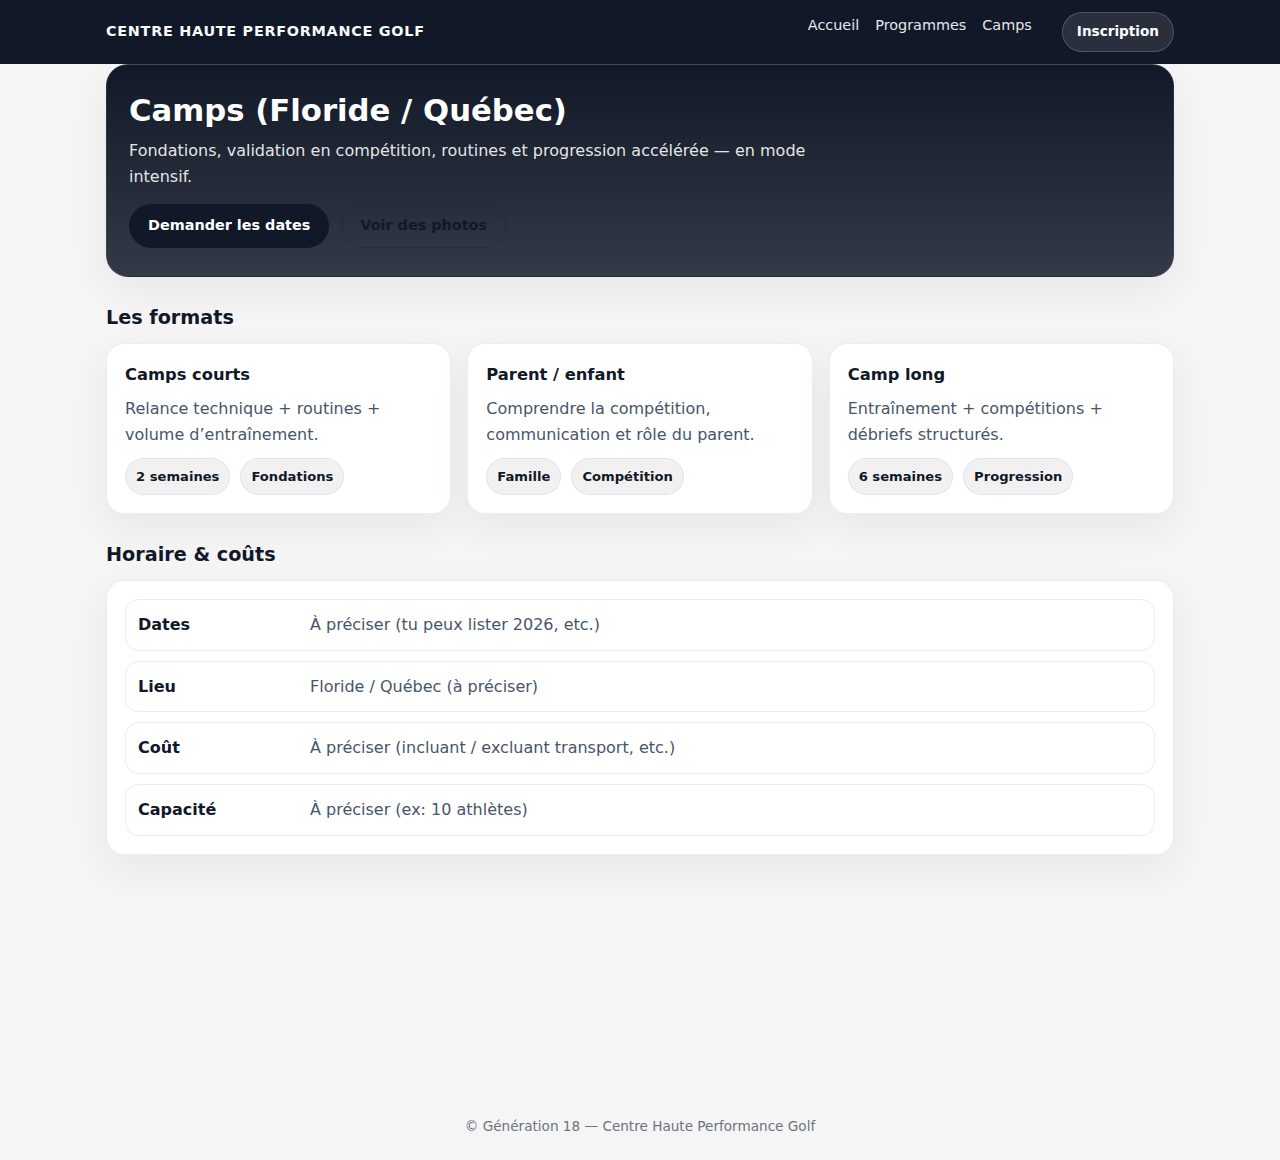
<file: Camps.html>
<!DOCTYPE html>
<html lang="fr">
<head>
  <meta charset="UTF-8" />
  <meta name="viewport" content="width=device-width, initial-scale=1" />
  <title>Camps | Génération 18</title>
  <link rel="stylesheet" href="assets/styles.css" />
</head>
<body>

<header>
  <div class="container nav-bar">
    <div class="brand">Centre Haute Performance Golf</div>
    <nav>
      <ul>
        <li><a href="index.html#accueil">Accueil</a></li>
        <li><a href="programmes.html">Programmes</a></li>
        <li><a href="camps.html">Camps</a></li>
        <li><a href="index.html#contact" class="nav-cta">Inscription</a></li>
      </ul>
    </nav>
  </div>
</header>

<main class="container">
  <section class="page-hero reveal">
    <h1>Camps (Floride / Québec)</h1>
    <p>Fondations, validation en compétition, routines et progression accélérée — en mode intensif.</p>
    <div class="actions">
      <a class="btn primary" href="index.html#contact">Demander les dates</a>
      <a class="btn outline" href="index.html#galerie">Voir des photos</a>
    </div>
  </section>

  <section class="section reveal">
    <h2>Les formats</h2>
    <div class="grid grid-3">
      <div class="card">
        <h3>Camps courts</h3>
        <p>Relance technique + routines + volume d’entraînement.</p>
        <div class="kpis"><span class="kpi">2 semaines</span><span class="kpi">Fondations</span></div>
      </div>
      <div class="card">
        <h3>Parent / enfant</h3>
        <p>Comprendre la compétition, communication et rôle du parent.</p>
        <div class="kpis"><span class="kpi">Famille</span><span class="kpi">Compétition</span></div>
      </div>
      <div class="card">
        <h3>Camp long</h3>
        <p>Entraînement + compétitions + débriefs structurés.</p>
        <div class="kpis"><span class="kpi">6 semaines</span><span class="kpi">Progression</span></div>
      </div>
    </div>
  </section>

  <section class="section reveal">
    <h2>Horaire & coûts</h2>
    <div class="card info">
      <div class="info-row"><div class="info-label">Dates</div><div class="info-value">À préciser (tu peux lister 2026, etc.)</div></div>
      <div class="info-row"><div class="info-label">Lieu</div><div class="info-value">Floride / Québec (à préciser)</div></div>
      <div class="info-row"><div class="info-label">Coût</div><div class="info-value">À préciser (incluant / excluant transport, etc.)</div></div>
      <div class="info-row"><div class="info-label">Capacité</div><div class="info-value">À préciser (ex: 10 athlètes)</div></div>
    </div>
  </section>

  <section class="section reveal">
    <h2>Inscription</h2>
    <div class="card">
      <ol style="padding-left:18px">
        <li>Contact.</li>
        <li>On confirme dates, groupe, logistique.</li>
        <li>Dépôt + confirmation officielle.</li>
      </ol>
      <div class="actions">
        <a class="btn primary" href="index.html#contact">S’inscrire</a>
      </div>
    </div>
  </section>
</main>

<footer>© Génération 18 — Centre Haute Performance Golf</footer>
<script src="assets/site.js"></script>
</body>
</html>
</file>
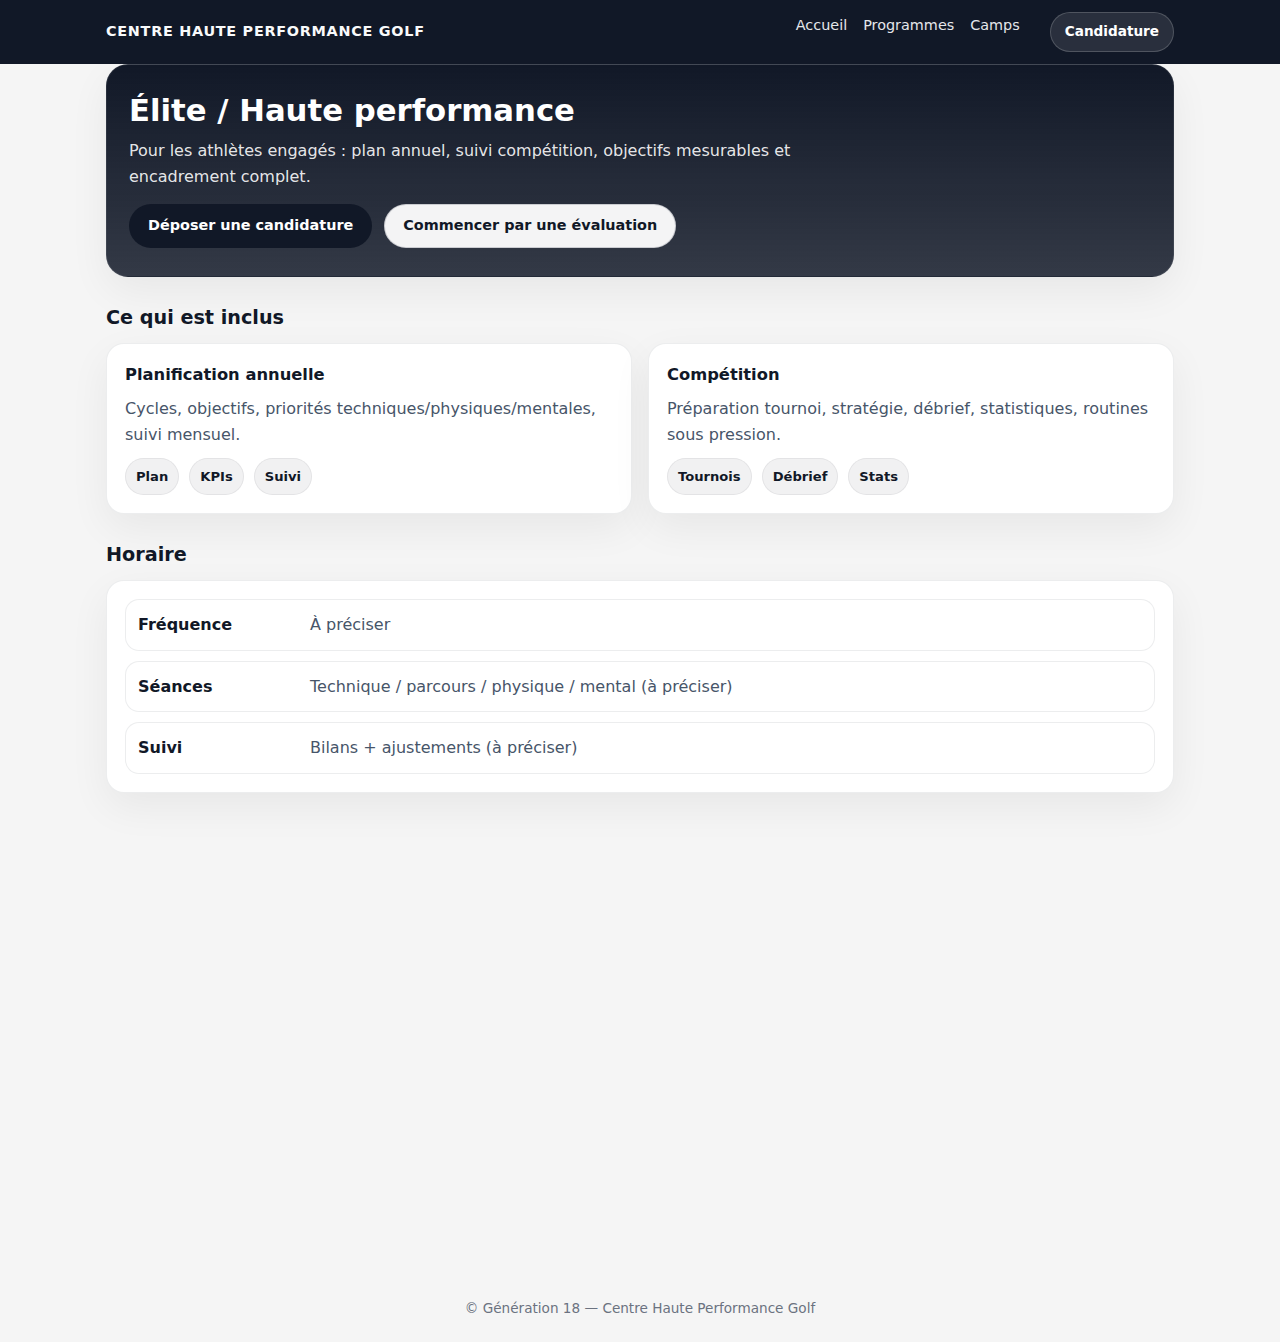
<file: elite-haute-performance.html>
<!DOCTYPE html>
<html lang="fr">
<head>
  <meta charset="UTF-8" />
  <meta name="viewport" content="width=device-width, initial-scale=1" />
  <title>Élite / Haute performance | Génération 18</title>
  <link rel="stylesheet" href="assets/styles.css" />
</head>
<body>

<header>
  <div class="container nav-bar">
    <div class="brand">Centre Haute Performance Golf</div>
    <nav>
      <ul>
        <li><a href="index.html#accueil">Accueil</a></li>
        <li><a href="programmes.html">Programmes</a></li>
        <li><a href="camps.html">Camps</a></li>
        <li><a href="index.html#contact" class="nav-cta">Candidature</a></li>
      </ul>
    </nav>
  </div>
</header>

<main class="container">
  <section class="page-hero reveal">
    <h1>Élite / Haute performance</h1>
    <p>Pour les athlètes engagés : plan annuel, suivi compétition, objectifs mesurables et encadrement complet.</p>
    <div class="actions">
      <a class="btn primary" href="index.html#contact">Déposer une candidature</a>
      <a class="btn secondary" href="evaluation-complete.html">Commencer par une évaluation</a>
    </div>
  </section>

  <section class="section reveal">
    <h2>Ce qui est inclus</h2>
    <div class="grid grid-2">
      <div class="card">
        <h3>Planification annuelle</h3>
        <p>Cycles, objectifs, priorités techniques/physiques/mentales, suivi mensuel.</p>
        <div class="kpis"><span class="kpi">Plan</span><span class="kpi">KPIs</span><span class="kpi">Suivi</span></div>
      </div>
      <div class="card">
        <h3>Compétition</h3>
        <p>Préparation tournoi, stratégie, débrief, statistiques, routines sous pression.</p>
        <div class="kpis"><span class="kpi">Tournois</span><span class="kpi">Débrief</span><span class="kpi">Stats</span></div>
      </div>
    </div>
  </section>

  <section class="section reveal">
    <h2>Horaire</h2>
    <div class="card info">
      <div class="info-row"><div class="info-label">Fréquence</div><div class="info-value">À préciser</div></div>
      <div class="info-row"><div class="info-label">Séances</div><div class="info-value">Technique / parcours / physique / mental (à préciser)</div></div>
      <div class="info-row"><div class="info-label">Suivi</div><div class="info-value">Bilans + ajustements (à préciser)</div></div>
    </div>
  </section>

  <section class="section reveal">
    <h2>Coûts</h2>
    <div class="card info">
      <div class="info-row"><div class="info-label">Forfait</div><div class="info-value">À préciser</div></div>
      <div class="info-row"><div class="info-label">Ce que ça couvre</div><div class="info-value">Coaching + suivi + encadrement (à préciser)</div></div>
    </div>
  </section>

  <section class="section reveal">
    <h2>Inscription</h2>
    <div class="card">
      <ol style="padding-left:18px">
        <li>Contact + mini profil (âge, niveau, objectifs, calendrier).</li>
        <li>Évaluation (fortement recommandée).</li>
        <li>Validation du groupe et du plan annuel.</li>
        <li>Confirmation + paiement.</li>
      </ol>
      <div class="actions">
        <a class="btn primary" href="index.html#contact">Candidature</a>
        <a class="btn outline" href="programmes.html">Retour programmes</a>
      </div>
    </div>
  </section>
</main>

<footer>© Génération 18 — Centre Haute Performance Golf</footer>
<script src="assets/site.js"></script>
</body>
</html>
</file>
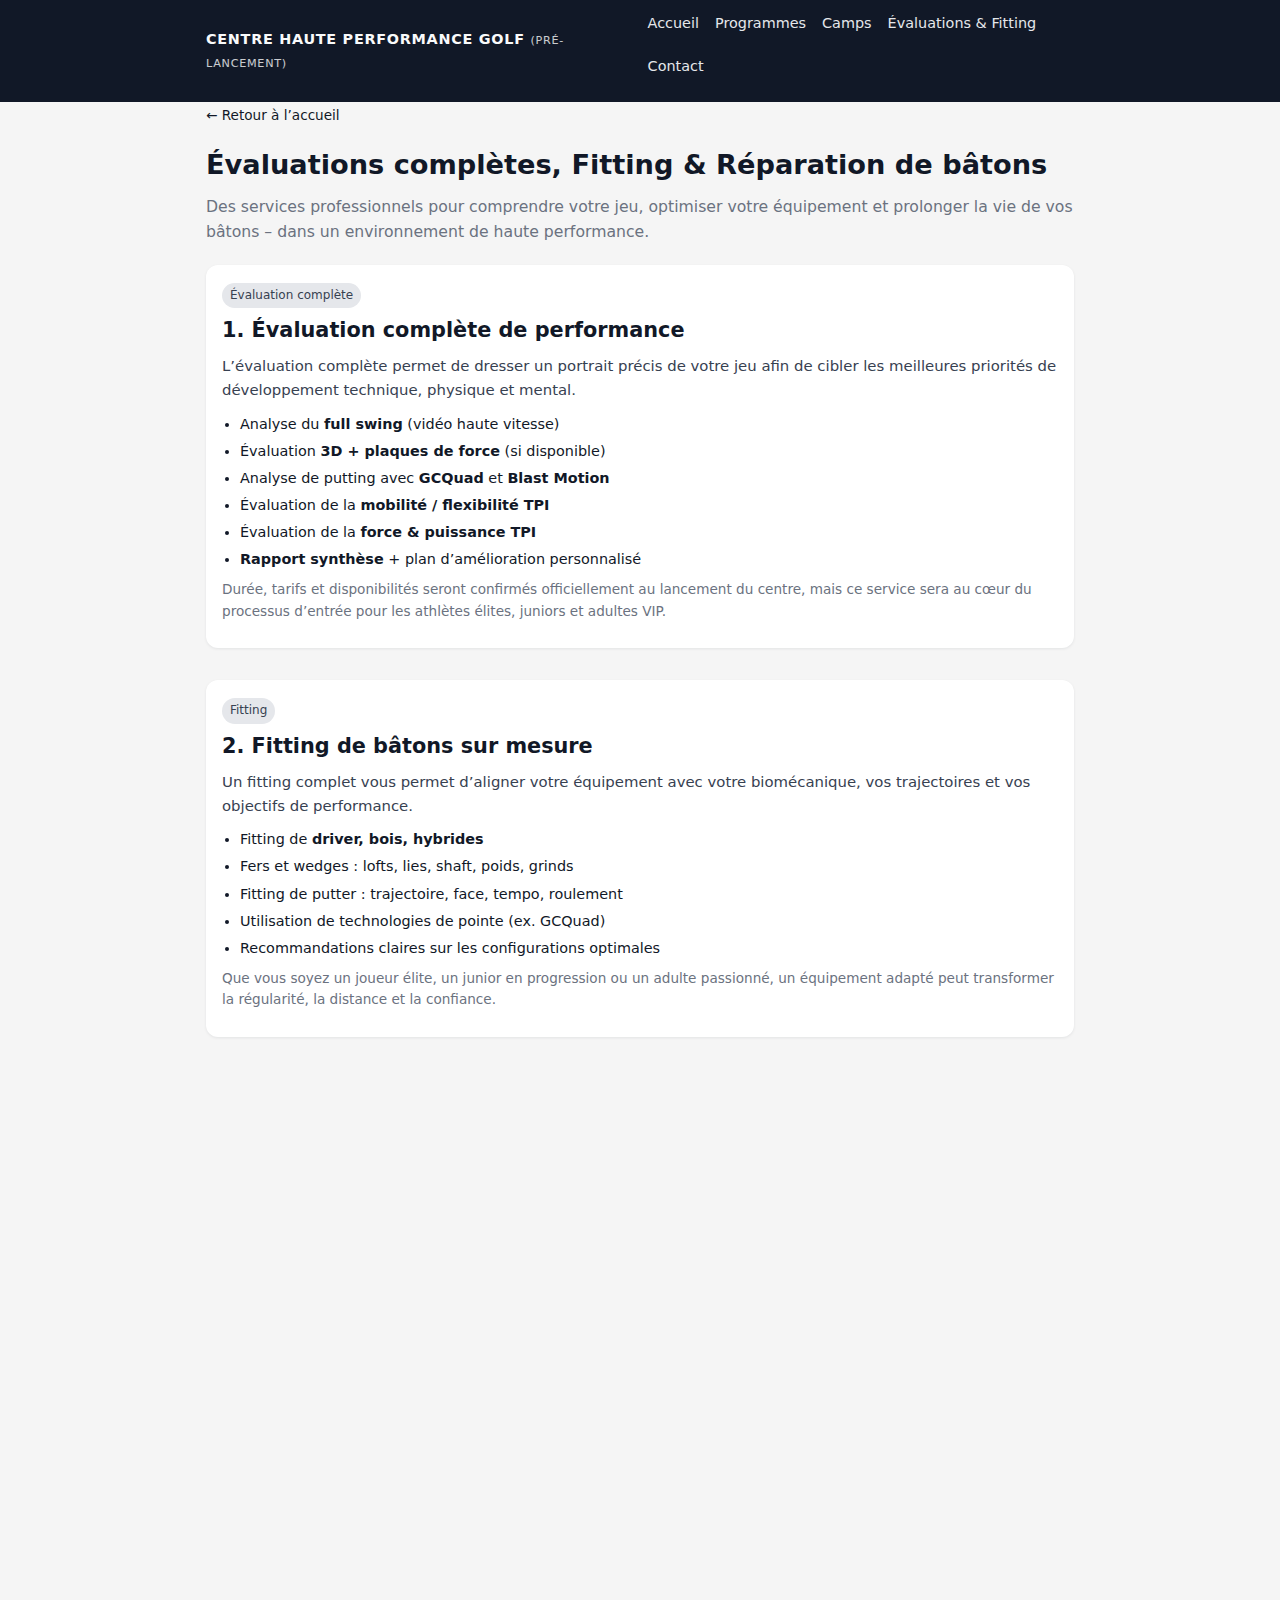
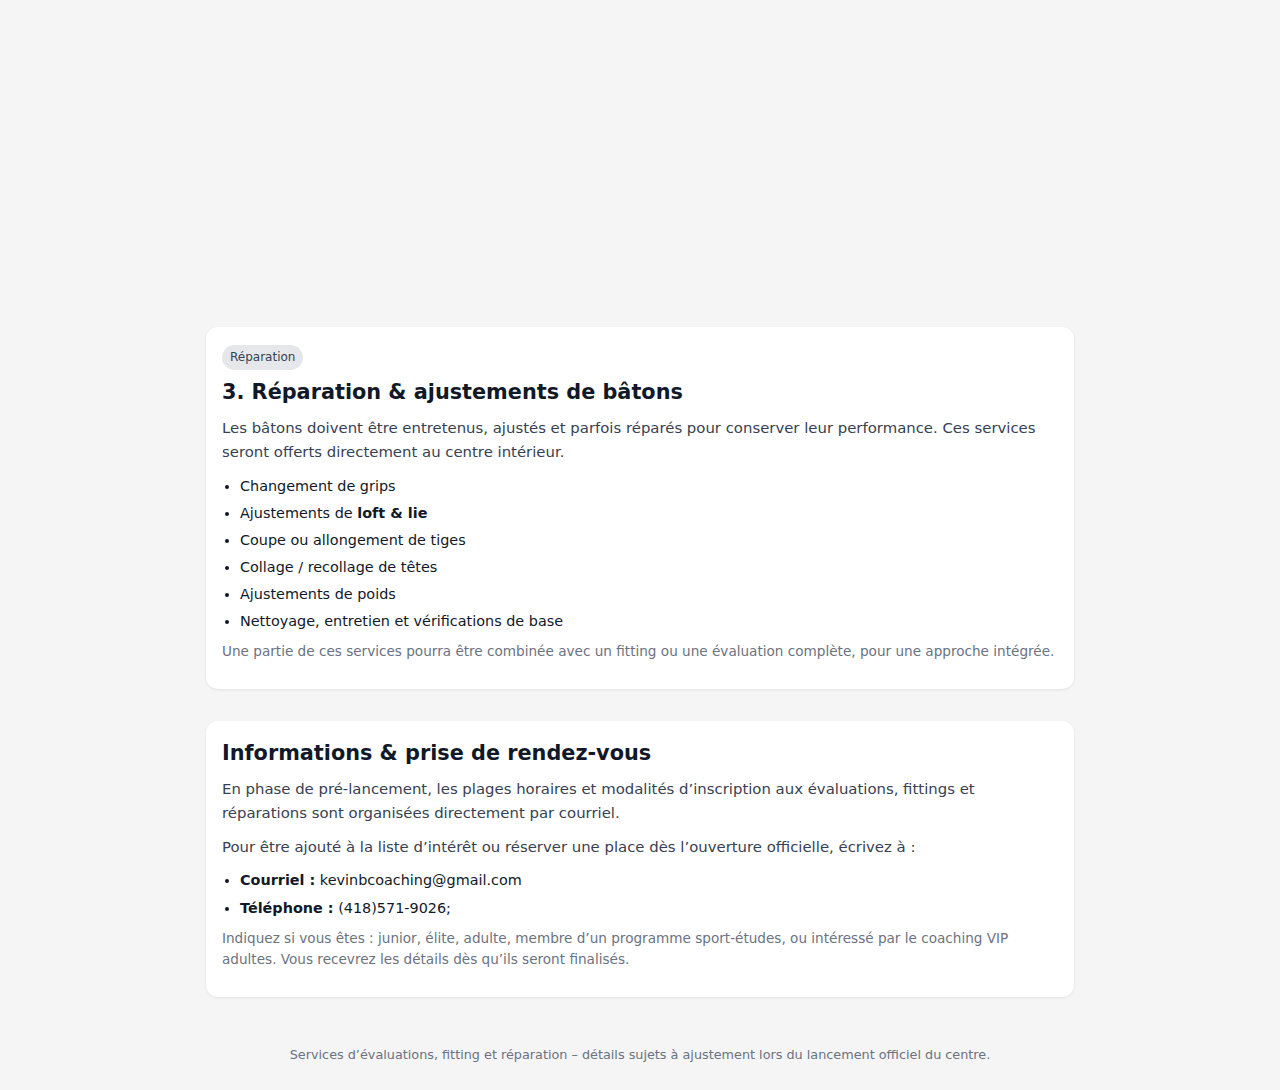
<file: evaluations-fitting.html>
<!DOCTYPE html>
<html lang="fr">
<head>
  <meta charset="UTF-8">
  <title>Évaluations complètes, Fitting & Réparation – Centre Haute Performance Golf</title>
  <meta name="viewport" content="width=device-width, initial-scale=1">
  <style>
    * {
      box-sizing: border-box;
      margin: 0;
      padding: 0;
    }

    body {
      font-family: system-ui, -apple-system, BlinkMacSystemFont, "Segoe UI", sans-serif;
      line-height: 1.6;
      background: #f5f5f5;
      color: #111827;
    }

    header {
      background: #111827;
      color: #f9fafb;
      padding: 12px 24px;
      position: sticky;
      top: 0;
      z-index: 10;
    }

    .container {
      max-width: 900px;
      margin: 0 auto;
      padding: 0 16px;
    }

    .nav-bar {
      display: flex;
      align-items: center;
      justify-content: space-between;
      gap: 16px;
    }

    .brand {
      font-weight: 700;
      letter-spacing: 0.05em;
      text-transform: uppercase;
      font-size: 0.9rem;
    }

    nav ul {
      list-style: none;
      display: flex;
      gap: 16px;
      flex-wrap: wrap;
    }

    nav a {
      color: #e5e7eb;
      text-decoration: none;
      font-size: 0.9rem;
    }

    nav a:hover {
      text-decoration: underline;
    }

    main {
      padding: 32px 0 48px;
    }

    h1 {
      font-size: 1.7rem;
      margin-bottom: 8px;
    }

    .page-subtitle {
      font-size: 0.98rem;
      color: #6b7280;
      margin-bottom: 20px;
    }

    section {
      margin-bottom: 32px;
    }

    section h2 {
      font-size: 1.3rem;
      margin-bottom: 8px;
    }

    section p {
      font-size: 0.93rem;
      color: #374151;
      margin-bottom: 10px;
    }

    ul {
      padding-left: 18px;
      margin-bottom: 8px;
    }

    li {
      font-size: 0.9rem;
      margin-bottom: 4px;
    }

    .card {
      background: white;
      border-radius: 12px;
      padding: 16px;
      box-shadow: 0 1px 3px rgba(15, 23, 42, 0.08);
    }

    .label {
      display: inline-block;
      font-size: 0.75rem;
      padding: 3px 8px;
      border-radius: 999px;
      background: #e5e7eb;
      color: #374151;
      margin-bottom: 6px;
    }

    .info-note {
      font-size: 0.85rem;
      color: #6b7280;
      margin-top: 4px;
    }

    .back-link {
      display: inline-block;
      margin-bottom: 16px;
      font-size: 0.85rem;
      text-decoration: none;
      color: #111827;
    }

    .back-link:hover {
      text-decoration: underline;
    }

    footer {
      padding: 16px 0 24px;
      font-size: 0.8rem;
      color: #6b7280;
      text-align: center;
    }

    @media (max-width: 768px) {
      header {
        position: static;
      }

      .nav-bar {
        flex-direction: column;
        align-items: flex-start;
      }
    }
  </style>
</head>
<body>
<header>
  <div class="container nav-bar">
    <div class="brand">
      Centre Haute Performance Golf
      <span style="font-weight:400; font-size:0.7rem; opacity:0.8;">(pré-lancement)</span>
    </div>
    <nav>
      <ul>
        <li><a href="index.html">Accueil</a></li>
        <li><a href="index.html#programmes">Programmes</a></li>
        <li><a href="index.html#camps">Camps</a></li>
        <li><a href="evaluations-fitting.html">Évaluations &amp; Fitting</a></li>
        <li><a href="index.html#contact">Contact</a></li>
      </ul>
    </nav>
  </div>
</header>

<main class="container">
  <a href="index.html" class="back-link">← Retour à l’accueil</a>

  <h1>Évaluations complètes, Fitting &amp; Réparation de bâtons</h1>
  <p class="page-subtitle">
    Des services professionnels pour comprendre votre jeu, optimiser votre équipement et prolonger
    la vie de vos bâtons – dans un environnement de haute performance.
  </p>

  <section>
    <div class="card">
      <span class="label">Évaluation complète</span>
      <h2>1. Évaluation complète de performance</h2>
      <p>
        L’évaluation complète permet de dresser un portrait précis de votre jeu afin de cibler les meilleures
        priorités de développement technique, physique et mental.
      </p>
      <ul>
        <li>Analyse du <strong>full swing</strong> (vidéo haute vitesse)</li>
        <li>Évaluation <strong>3D + plaques de force</strong> (si disponible)</li>
        <li>Analyse de putting avec <strong>GCQuad</strong> et <strong>Blast Motion</strong></li>
        <li>Évaluation de la <strong>mobilité / flexibilité TPI</strong></li>
        <li>Évaluation de la <strong>force &amp; puissance TPI</strong></li>
        <li><strong>Rapport synthèse</strong> + plan d’amélioration personnalisé</li>
      </ul>
      <p class="info-note">
        Durée, tarifs et disponibilités seront confirmés officiellement au lancement du centre, mais ce
        service sera au cœur du processus d’entrée pour les athlètes élites, juniors et adultes VIP.
      </p>
    </div>
  </section>

  <section>
    <div class="card">
      <span class="label">Fitting</span>
      <h2>2. Fitting de bâtons sur mesure</h2>
      <p>
        Un fitting complet vous permet d’aligner votre équipement avec votre biomécanique, vos trajectoires
        et vos objectifs de performance.
      </p>
      <ul>
        <li>Fitting de <strong>driver, bois, hybrides</strong></li>
        <li>Fers et wedges : lofts, lies, shaft, poids, grinds</li>
        <li>Fitting de putter : trajectoire, face, tempo, roulement</li>
        <li>Utilisation de technologies de pointe (ex. GCQuad)</li>
        <li>Recommandations claires sur les configurations optimales</li>
      </ul>
      <p class="info-note">
        Que vous soyez un joueur élite, un junior en progression ou un adulte passionné, un équipement
        adapté peut transformer la régularité, la distance et la confiance.
      </p>
    </div>
    <iframe
  src="https://ajrq.zohobookings.com/portal-embed/4739356000000143016"
  width="100%"
  height="850"
  frameborder="0"
  scrolling="no"
  style="border:0; border-radius:12px;">
</iframe>
  </section>

  <section>
    <div class="card">
      <span class="label">Réparation</span>
      <h2>3. Réparation &amp; ajustements de bâtons</h2>
      <p>
        Les bâtons doivent être entretenus, ajustés et parfois réparés pour conserver leur performance.
        Ces services seront offerts directement au centre intérieur.
      </p>
      <ul>
        <li>Changement de grips</li>
        <li>Ajustements de <strong>loft &amp; lie</strong></li>
        <li>Coupe ou allongement de tiges</li>
        <li>Collage / recollage de têtes</li>
        <li>Ajustements de poids</li>
        <li>Nettoyage, entretien et vérifications de base</li>
      </ul>
      <p class="info-note">
        Une partie de ces services pourra être combinée avec un fitting ou une évaluation complète,
        pour une approche intégrée.
      </p>
    </div>
  </section>

  <section>
    <div class="card">
      <h2>Informations & prise de rendez-vous</h2>
      <p>
        En phase de pré-lancement, les plages horaires et modalités d’inscription aux évaluations,
        fittings et réparations sont organisées directement par courriel.
      </p>
      <p>
        Pour être ajouté à la liste d’intérêt ou réserver une place dès l’ouverture officielle, écrivez à :
      </p>
      <ul>
        <li><strong>Courriel :</strong> kevinbcoaching@gmail.com</li>
        <li><strong>Téléphone :</strong> (418)571-9026;</li>
      </ul>
      <p class="info-note">
        Indiquez si vous êtes : junior, élite, adulte, membre d’un programme sport-études, ou intéressé
        par le coaching VIP adultes. Vous recevrez les détails dès qu’ils seront finalisés.
      </p>
    </div>
  </section>
</main>

<footer>
  Services d’évaluations, fitting et réparation – détails sujets à ajustement lors du lancement officiel du centre.
</footer>
</body>
</html>
</file>
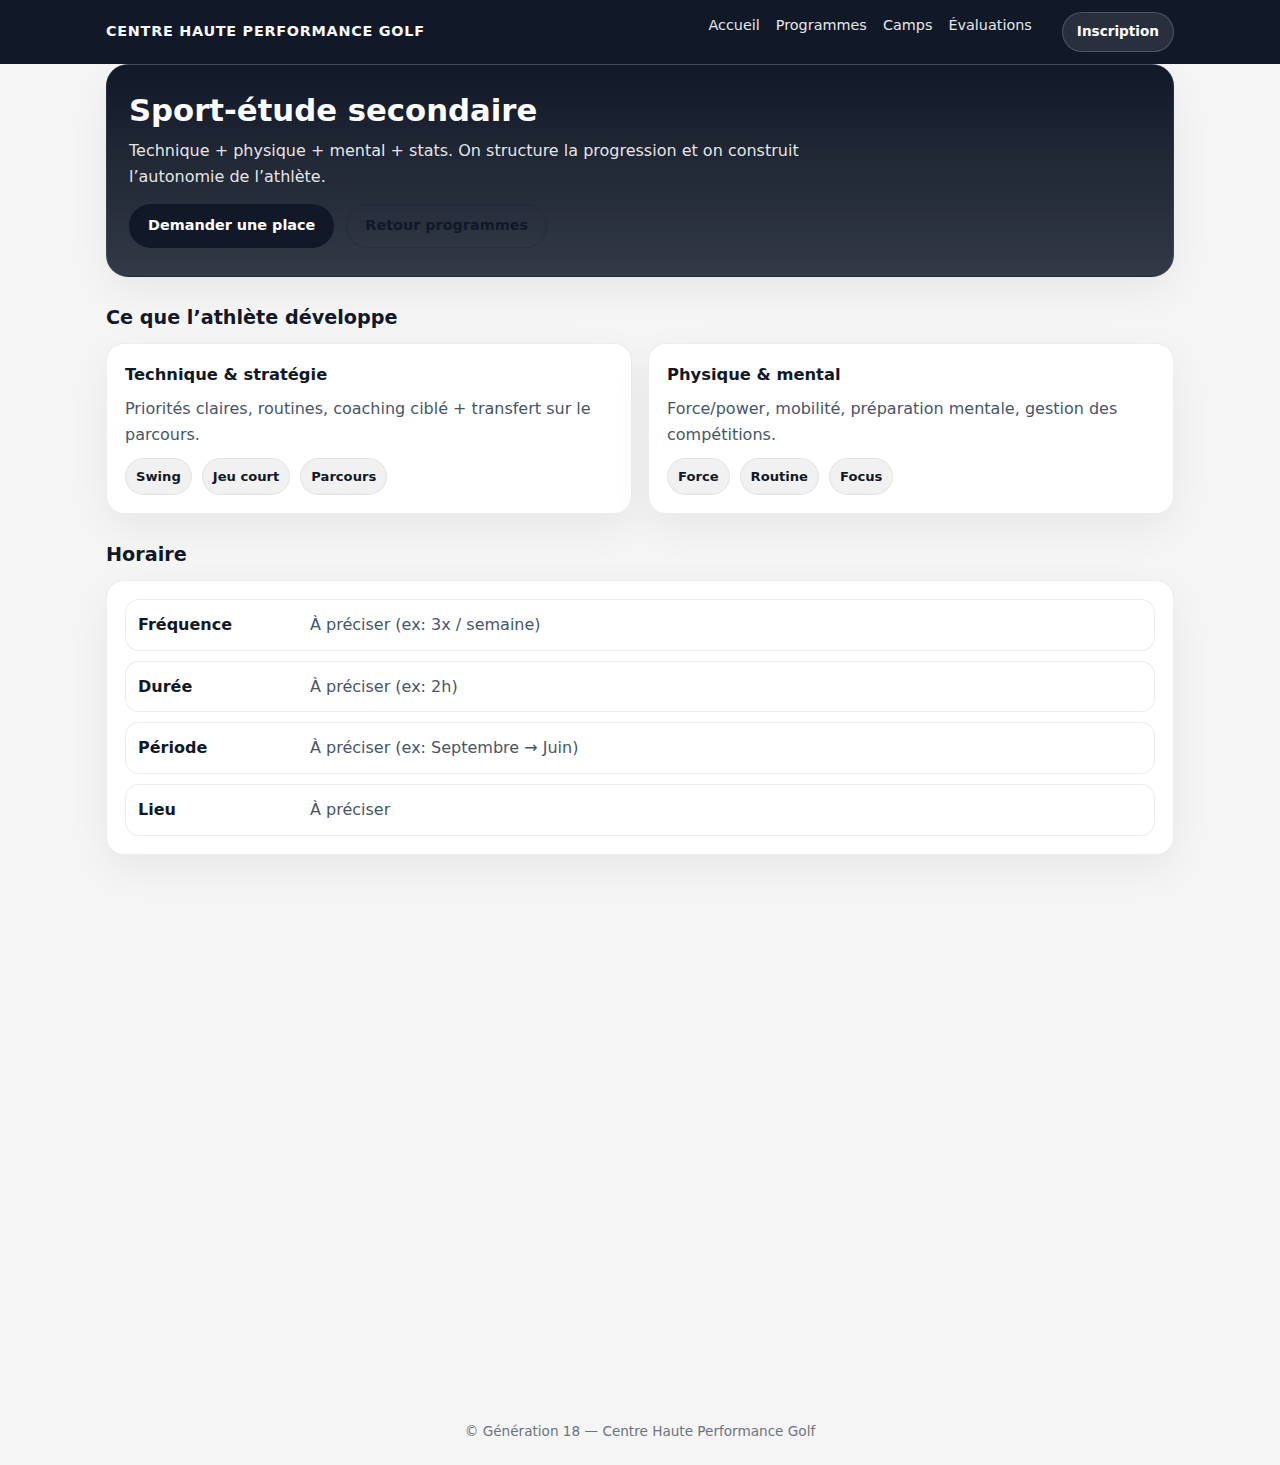
<file: programme-secondaire.html>
<!DOCTYPE html>
<html lang="fr">
<head>
  <meta charset="UTF-8" />
  <meta name="viewport" content="width=device-width, initial-scale=1" />
  <title>Sport-étude secondaire | Génération 18</title>
  <link rel="stylesheet" href="assets/styles.css" />
</head>
<body>

<header>
  <div class="container nav-bar">
    <div class="brand">Centre Haute Performance Golf</div>
    <nav>
      <ul>
        <li><a href="index.html#accueil">Accueil</a></li>
        <li><a href="programmes.html">Programmes</a></li>
        <li><a href="camps.html">Camps</a></li>
        <li><a href="evaluation-complete.html">Évaluations</a></li>
        <li><a href="index.html#contact" class="nav-cta">Inscription</a></li>
      </ul>
    </nav>
  </div>
</header>

<main class="container">
  <section class="page-hero reveal">
    <h1>Sport-étude secondaire</h1>
    <p>Technique + physique + mental + stats. On structure la progression et on construit l’autonomie de l’athlète.</p>
    <div class="actions">
      <a class="btn primary" href="index.html#contact">Demander une place</a>
      <a class="btn outline" href="programmes.html">Retour programmes</a>
    </div>
  </section>

  <section class="section reveal">
    <h2>Ce que l’athlète développe</h2>
    <div class="grid grid-2">
      <div class="card">
        <h3>Technique & stratégie</h3>
        <p>Priorités claires, routines, coaching ciblé + transfert sur le parcours.</p>
        <div class="kpis"><span class="kpi">Swing</span><span class="kpi">Jeu court</span><span class="kpi">Parcours</span></div>
      </div>
      <div class="card">
        <h3>Physique & mental</h3>
        <p>Force/power, mobilité, préparation mentale, gestion des compétitions.</p>
        <div class="kpis"><span class="kpi">Force</span><span class="kpi">Routine</span><span class="kpi">Focus</span></div>
      </div>
    </div>
  </section>

  <section class="section reveal">
    <h2>Horaire</h2>
    <div class="card info">
      <div class="info-row"><div class="info-label">Fréquence</div><div class="info-value">À préciser (ex: 3x / semaine)</div></div>
      <div class="info-row"><div class="info-label">Durée</div><div class="info-value">À préciser (ex: 2h)</div></div>
      <div class="info-row"><div class="info-label">Période</div><div class="info-value">À préciser (ex: Septembre → Juin)</div></div>
      <div class="info-row"><div class="info-label">Lieu</div><div class="info-value">À préciser</div></div>
    </div>
  </section>

  <section class="section reveal">
    <h2>Coûts</h2>
    <div class="card info">
      <div class="info-row"><div class="info-label">Frais mensuels</div><div class="info-value">À préciser</div></div>
      <div class="info-row"><div class="info-label">Inclus</div><div class="info-value">Séances + suivi + outils (à préciser)</div></div>
      <div class="info-row"><div class="info-label">Option évaluation</div><div class="info-value"><a href="evaluation-complete.html">Évaluation complète</a> (recommandée)</div></div>
    </div>
  </section>

  <section class="section reveal">
    <h2>Inscription</h2>
    <div class="card">
      <ol style="padding-left:18px">
        <li>Contact (message / courriel / téléphone).</li>
        <li>On valide niveau, objectifs, disponibilité, groupe.</li>
        <li>Évaluation (optionnelle mais recommandée).</li>
        <li>Confirmation + paiement.</li>
      </ol>
      <div class="actions">
        <a class="btn primary" href="index.html#contact">Commencer</a>
        <a class="btn secondary" href="evaluation-complete.html">Réserver une évaluation</a>
      </div>
    </div>
  </section>
</main>

<footer>© Génération 18 — Centre Haute Performance Golf</footer>
<script src="assets/site.js"></script>
</body>
</html>
</file>
<file: assets/styles.css>
/* ===== BASE / RESET ===== */
*{box-sizing:border-box;margin:0;padding:0}
:root{
  --bg:#f5f5f5;
  --text:#111827;
  --muted:#475569;
  --card:#ffffff;
  --line:rgba(15,23,42,0.10);
  --shadow:0 14px 40px rgba(0,0,0,.06);
  --shadow2:0 18px 50px rgba(0,0,0,0.08);
  --radius:18px;
  --primary:#111827;
}
body{
  font-family: system-ui, -apple-system, Segoe UI, Roboto, Helvetica, Arial, sans-serif;
  background:var(--bg);
  color:var(--text);
  line-height:1.6;
  overflow-x:hidden;
}
a{color:inherit}
.container{max-width:1100px;margin:0 auto;padding:0 16px}
main{padding:32px 0 56px}

/* ===== HEADER / NAV ===== */
header{
  background:var(--primary);
  color:#f9fafb;
  padding:12px 24px;
  position:sticky; top:0; z-index:10;
}
.nav-bar{display:flex;justify-content:space-between;align-items:center;flex-wrap:wrap;gap:12px}
.brand{font-weight:800;font-size:.9rem;letter-spacing:.05em;text-transform:uppercase}
nav ul{list-style:none;display:flex;gap:16px;flex-wrap:wrap}
nav a{color:#e5e7eb;text-decoration:none;font-size:.9rem}
nav a:hover{text-decoration:underline}
.nav-cta{
  margin-left:14px;
  display:inline-flex;align-items:center;justify-content:center;
  height:40px;padding:0 14px;border-radius:999px;
  background:rgba(255,255,255,0.10);
  border:1px solid rgba(255,255,255,0.18);
  color:#fff;text-decoration:none;font-weight:800;font-size:.85rem;
}
.nav-cta:hover{background:rgba(255,255,255,0.16)}
@media (max-width:768px){.nav-cta{margin:10px 0 0}}

/* ===== PAGE HERO (petit hero de page) ===== */
.page-hero{
  background:linear-gradient(180deg, rgba(17,24,39,1), rgba(17,24,39,0.85));
  color:#fff;
  border-radius:22px;
  padding:28px 22px;
  box-shadow:var(--shadow);
  border:1px solid rgba(255,255,255,0.08);
}
.page-hero h1{
  font-size:clamp(1.6rem, 2.4vw, 2.2rem);
  line-height:1.15;
  margin-bottom:10px;
}
.page-hero p{color:rgba(255,255,255,0.90);max-width:72ch}

/* ===== SECTIONS ===== */
.section{margin-top:26px}
.section h2{font-size:1.2rem;margin-bottom:10px}
.subtext{color:var(--muted)}

/* ===== GRID / CARDS ===== */
.grid{display:grid;gap:16px}
.grid-2{grid-template-columns:repeat(2, minmax(0,1fr))}
.grid-3{grid-template-columns:repeat(3, minmax(0,1fr))}
@media(max-width:900px){.grid-3{grid-template-columns:1fr}}
@media(max-width:850px){.grid-2{grid-template-columns:1fr}}

.card{
  background:var(--card);
  border:1px solid rgba(15,23,42,0.08);
  border-radius:var(--radius);
  padding:18px;
  box-shadow:var(--shadow);
}
.card h3{font-size:1.02rem;margin-bottom:8px}
.card p{color:var(--muted)}
.kpis{display:flex;gap:10px;flex-wrap:wrap;margin-top:10px}
.kpi{
  display:inline-flex;align-items:center;justify-content:center;
  padding:7px 10px;border-radius:999px;
  background:rgba(15,23,42,0.06);
  border:1px solid rgba(15,23,42,0.06);
  font-size:.82rem;font-weight:800;
}

/* ===== CTA BUTTONS ===== */
.actions{display:flex;gap:12px;flex-wrap:wrap;margin-top:14px}
.btn{
  display:inline-flex;align-items:center;justify-content:center;
  height:44px;padding:0 18px;border-radius:999px;
  text-decoration:none;font-weight:800;font-size:.9rem;
  border:1px solid transparent;
}
.btn.primary{background:var(--primary);color:#fff}
.btn.secondary{
  background:rgba(255,255,255,0.95);
  color:var(--primary);
  border-color:rgba(15,23,42,0.18);
}
.btn.outline{
  background:transparent;color:var(--primary);
  border-color:rgba(15,23,42,0.22);
}
.btn.outline:hover{background:rgba(15,23,42,0.05)}

/* ===== INFO TABLE (horaire/coûts) ===== */
.info{
  display:grid;
  grid-template-columns: 1fr;
  gap:10px;
}
.info-row{
  display:flex;gap:12px;flex-wrap:wrap;
  padding:12px 12px;
  border-radius:14px;
  border:1px solid rgba(15,23,42,0.08);
  background:rgba(255,255,255,0.75);
}
.info-label{min-width:160px;font-weight:900}
.info-value{color:var(--muted);max-width:80ch}

/* ===== FOOTER ===== */
footer{
  padding:22px 0;
  text-align:center;
  font-size:.85rem;
  color:#6b7280;
}

/* ===== REVEAL ===== */
.reveal{opacity:0;transform:translateY(14px);transition:opacity .6s ease, transform .6s ease}
.reveal.is-visible{opacity:1;transform:translateY(0)}
@media (prefers-reduced-motion: reduce){
  .reveal{opacity:1;transform:none;transition:none}
}
</file>
